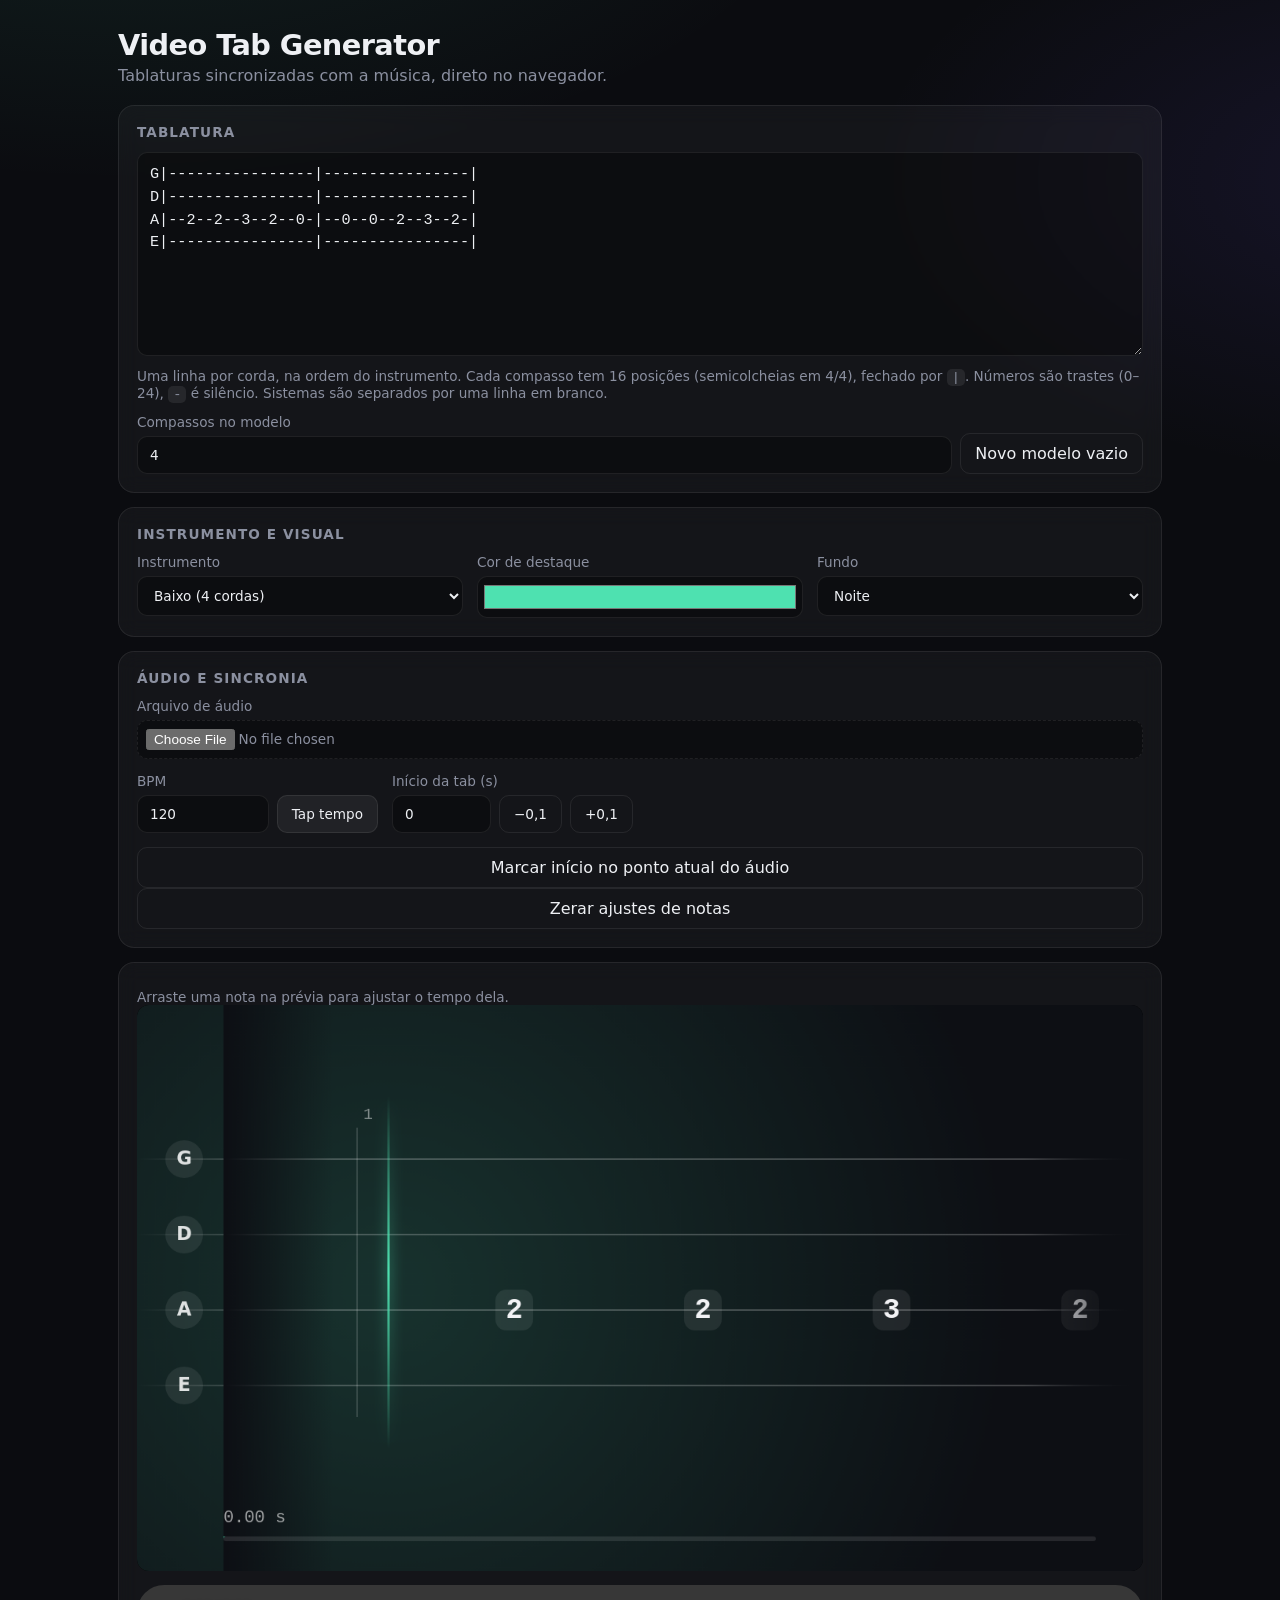
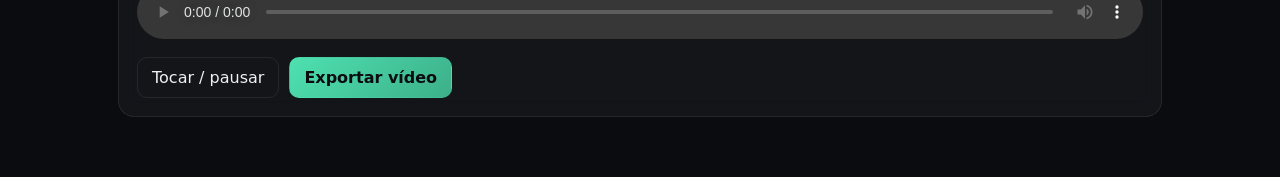
<file: index.html>
<!doctype html>
<html lang="pt-BR">
<head>
    <meta charset="UTF-8">
    <meta name="viewport" content="width=device-width, initial-scale=1.0">
    <title>Video Tab Generator</title>
    <link rel="stylesheet" href="style.css">
</head>
<body>
    <main>
        <header>
            <h1>Video Tab Generator</h1>
            <p class="subtitle">Tablaturas sincronizadas com a música, direto no navegador.</p>
        </header>

        <section class="card">
            <h2>Tablatura</h2>
            <textarea id="tab" rows="8" spellcheck="false" wrap="off" aria-label="Tablatura"></textarea>
            <ul id="errors" class="errors" hidden></ul>
            <p class="hint">
                Uma linha por corda, na ordem do instrumento. Cada compasso tem 16 posições (semicolcheias em 4/4),
                fechado por <code>|</code>. Números são trastes (0–24), <code>-</code> é silêncio.
                Sistemas são separados por uma linha em branco.
            </p>
            <div class="inline template-row">
                <label class="grow">Compassos no modelo
                    <input type="number" id="bars" min="1" max="32" step="1">
                </label>
                <button id="template" type="button" class="ghost">Novo modelo vazio</button>
            </div>
        </section>

        <section class="card">
            <h2>Instrumento e visual</h2>
            <div class="grid">
                <label>Instrumento
                    <select id="instrument"></select>
                </label>
                <label id="labels-field" hidden>Cordas (de cima para baixo)
                    <input type="text" id="labels" placeholder="e B G D A E" spellcheck="false">
                </label>
                <label>Cor de destaque
                    <input type="color" id="accent" value="#4ee1b0">
                </label>
                <label>Fundo
                    <select id="background"></select>
                </label>
            </div>
        </section>

        <section class="card">
            <h2>Áudio e sincronia</h2>
            <div class="grid">
                <label class="wide">Arquivo de áudio
                    <input type="file" id="audio-file" accept="audio/*">
                </label>
                <label>BPM
                    <div class="inline">
                        <input type="number" id="bpm" min="20" max="300" step="1">
                        <button id="tap" type="button">Tap tempo</button>
                    </div>
                </label>
                <label>Início da tab (s)
                    <div class="inline">
                        <input type="number" id="offset" step="0.01">
                        <button id="nudge-back" type="button" class="ghost">−0,1</button>
                        <button id="nudge-fwd" type="button" class="ghost">+0,1</button>
                    </div>
                </label>
                <div class="wide">
                    <button id="mark" type="button" class="ghost full">Marcar início no ponto atual do áudio</button>
                    <button id="reset-nudges" type="button" class="ghost full">Zerar ajustes de notas</button>
                </div>
            </div>
        </section>

        <section class="card preview">
            <p class="hint">Arraste uma nota na prévia para ajustar o tempo dela.</p>
            <canvas id="stage" width="1280" height="720"></canvas>
            <audio id="player" controls></audio>
            <div class="actions">
                <button id="play" type="button" class="ghost">Tocar / pausar</button>
                <button id="export" type="button" class="primary">Exportar vídeo</button>
                <span id="status" role="status"></span>
            </div>
        </section>
    </main>
    <script type="module" src="src/app.js"></script>
</body>
</html>
</file>
<file: style.css>
:root {
    color-scheme: dark;
    --bg: #0b0c10;
    --card: rgba(255, 255, 255, 0.04);
    --card-border: rgba(255, 255, 255, 0.08);
    --text: #eef0f4;
    --muted: #8b90a0;
    --accent: #4ee1b0;
    --on-accent: #0b0c10; /* app.js troca para branco quando o destaque é escuro */
    --radius: 16px;
}

* { box-sizing: border-box; }

body {
    margin: 0;
    min-height: 100vh;
    background:
        radial-gradient(1200px 600px at 10% -10%, rgba(78, 225, 176, 0.10), transparent 60%),
        radial-gradient(900px 500px at 110% 10%, rgba(120, 90, 255, 0.10), transparent 60%),
        var(--bg);
    color: var(--text);
    font-family: system-ui, -apple-system, "Segoe UI", Inter, sans-serif;
    -webkit-font-smoothing: antialiased;
}

main {
    max-width: 1080px;
    margin: 0 auto;
    padding: 28px 18px 48px;
}

header { margin-bottom: 20px; }

h1 {
    margin: 0;
    font-size: 1.8rem;
    font-weight: 700;
    letter-spacing: -0.02em;
}

h2 {
    margin: 0 0 12px;
    font-size: 0.85rem;
    font-weight: 600;
    text-transform: uppercase;
    letter-spacing: 0.08em;
    color: var(--muted);
}

.subtitle {
    margin: 4px 0 0;
    color: var(--muted);
}

.card {
    background: var(--card);
    border: 1px solid var(--card-border);
    border-radius: var(--radius);
    padding: 18px;
    margin-bottom: 14px;
    backdrop-filter: blur(10px);
}

.hint {
    margin: 8px 0 0;
    font-size: 0.85rem;
    color: var(--muted);
}

.grid {
    display: grid;
    grid-template-columns: repeat(auto-fit, minmax(200px, 1fr));
    gap: 14px;
}

.grid .wide { grid-column: 1 / -1; }

label {
    display: flex;
    flex-direction: column;
    gap: 6px;
    font-size: 0.85rem;
    color: var(--muted);
}

label[hidden] { display: none; }

textarea,
input,
select,
button {
    font: inherit;
    color: var(--text);
    border-radius: 10px;
}

textarea,
input[type="text"],
input[type="number"],
select {
    width: 100%;
    padding: 10px 12px;
    background: rgba(0, 0, 0, 0.35);
    border: 1px solid var(--card-border);
    outline: none;
    transition: border-color 0.15s;
}

textarea:focus,
input:focus,
select:focus {
    border-color: var(--accent);
}

textarea {
    font-family: ui-monospace, Menlo, Consolas, monospace;
    font-size: 0.95rem;
    line-height: 1.5;
    resize: vertical;
    white-space: pre; /* não quebra linha: cada corda continua numa linha só */
    overflow: auto;
}

input[type="color"] {
    width: 100%;
    height: 42px;
    padding: 4px;
    background: rgba(0, 0, 0, 0.35);
    border: 1px solid var(--card-border);
    border-radius: 10px;
    cursor: pointer;
}

input[type="file"] {
    width: 100%;
    padding: 8px;
    background: rgba(0, 0, 0, 0.35);
    border: 1px dashed var(--card-border);
    border-radius: 10px;
    color: var(--muted);
}

.inline {
    display: flex;
    gap: 8px;
}

.inline input { flex: 1; min-width: 0; }

button {
    padding: 10px 14px;
    border: 1px solid var(--card-border);
    background: rgba(255, 255, 255, 0.06);
    cursor: pointer;
    transition: background 0.15s, border-color 0.15s, transform 0.05s;
    white-space: nowrap;
}

button:hover:not(:disabled) {
    background: rgba(255, 255, 255, 0.12);
}

button:active:not(:disabled) { transform: translateY(1px); }

button:disabled {
    opacity: 0.45;
    cursor: default;
}

/* Só a cor de destaque, levemente escurecida no fim do degradê, para qualquer cor combinar */
button.primary {
    background: var(--accent);
    background: linear-gradient(135deg, var(--accent), color-mix(in srgb, var(--accent) 78%, #000));
    border-color: transparent;
    color: var(--on-accent);
    font-weight: 600;
}

button.primary:hover:not(:disabled) {
    background: var(--accent);
    background: linear-gradient(135deg, var(--accent), color-mix(in srgb, var(--accent) 78%, #000));
    filter: brightness(1.08);
}

button.ghost { background: transparent; }

button.full { width: 100%; }

.preview canvas {
    display: block;
    touch-action: none;
    width: 100%;
    height: auto;
    border-radius: 12px;
    background: #000;
    margin-bottom: 14px;
}

audio {
    width: 100%;
    margin-bottom: 14px;
    border-radius: 10px;
}

.actions {
    display: flex;
    flex-wrap: wrap;
    align-items: center;
    gap: 10px;
}

#status {
    font-size: 0.9rem;
    color: var(--muted);
    margin-left: 4px;
}

.errors {
    margin: 10px 0 0;
    padding: 10px 14px 10px 30px;
    border-radius: 10px;
    background: rgba(255, 99, 99, 0.10);
    border: 1px solid rgba(255, 99, 99, 0.35);
    color: #ff9b9b;
    font-size: 0.9rem;
}

.errors li + li { margin-top: 4px; }

code {
    font-family: ui-monospace, Menlo, Consolas, monospace;
    background: rgba(255, 255, 255, 0.08);
    padding: 1px 5px;
    border-radius: 5px;
}

.template-row {
    align-items: flex-end;
    margin-top: 12px;
}

.template-row .grow { flex: 1; }

@media (max-width: 600px) {
    main { padding: 18px 12px 36px; }
    h1 { font-size: 1.5rem; }
    .card { padding: 14px; }
}
</file>
